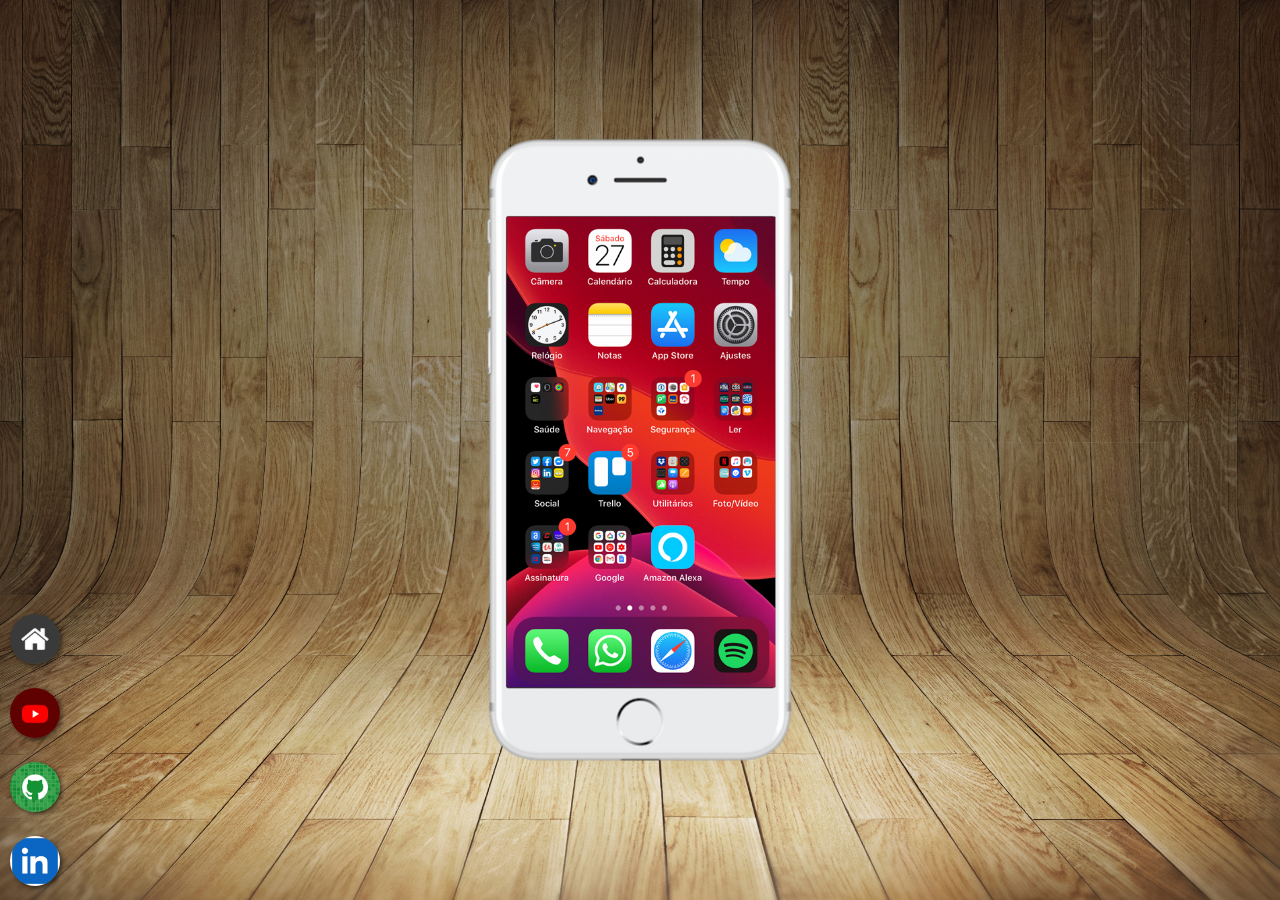
<file: index.html>
<!DOCTYPE html>
<html lang="pt-br">
<head>
    <meta charset="UTF-8">
    <meta name="viewport" content="width=device-width, initial-scale=1.0">
    <link rel="shortcut icon" href="./imagens/favicon.ico" type="image/x-icon">
    <link rel="stylesheet" href="styles/style.css">
    <title>Projeto Redes Sociais</title>
</head>
<body>
   <main>
    <section id="celular">
        <iframe src="home.html" frameborder="0" name="tela" id="tela">
            seu Navegador não é compatível com esse tipo de arquivo.
        </iframe>
    </section>
    <section id="redes-sociais">
        <a 
            href="home.html" target="tela"> <img src="imagens/logo-home.jpg" alt="logo-home">
        </a>
        <a 
            href="youtube.html" target="tela"> <img src="imagens/logo-youtube.jpg" alt="logo-youtube">
        </a>
        <a 
            href="github.html" target="tela"> <img src="imagens/logo-github.jpg" alt="logo-github">
        </a>
        <a 
            href="linkedin.html" target="tela"><img src="imagens/logo-linkedin.avif" alt="logo-linkedin">
        </a>
    </section>
   </main>
</body>
</html>
</file>
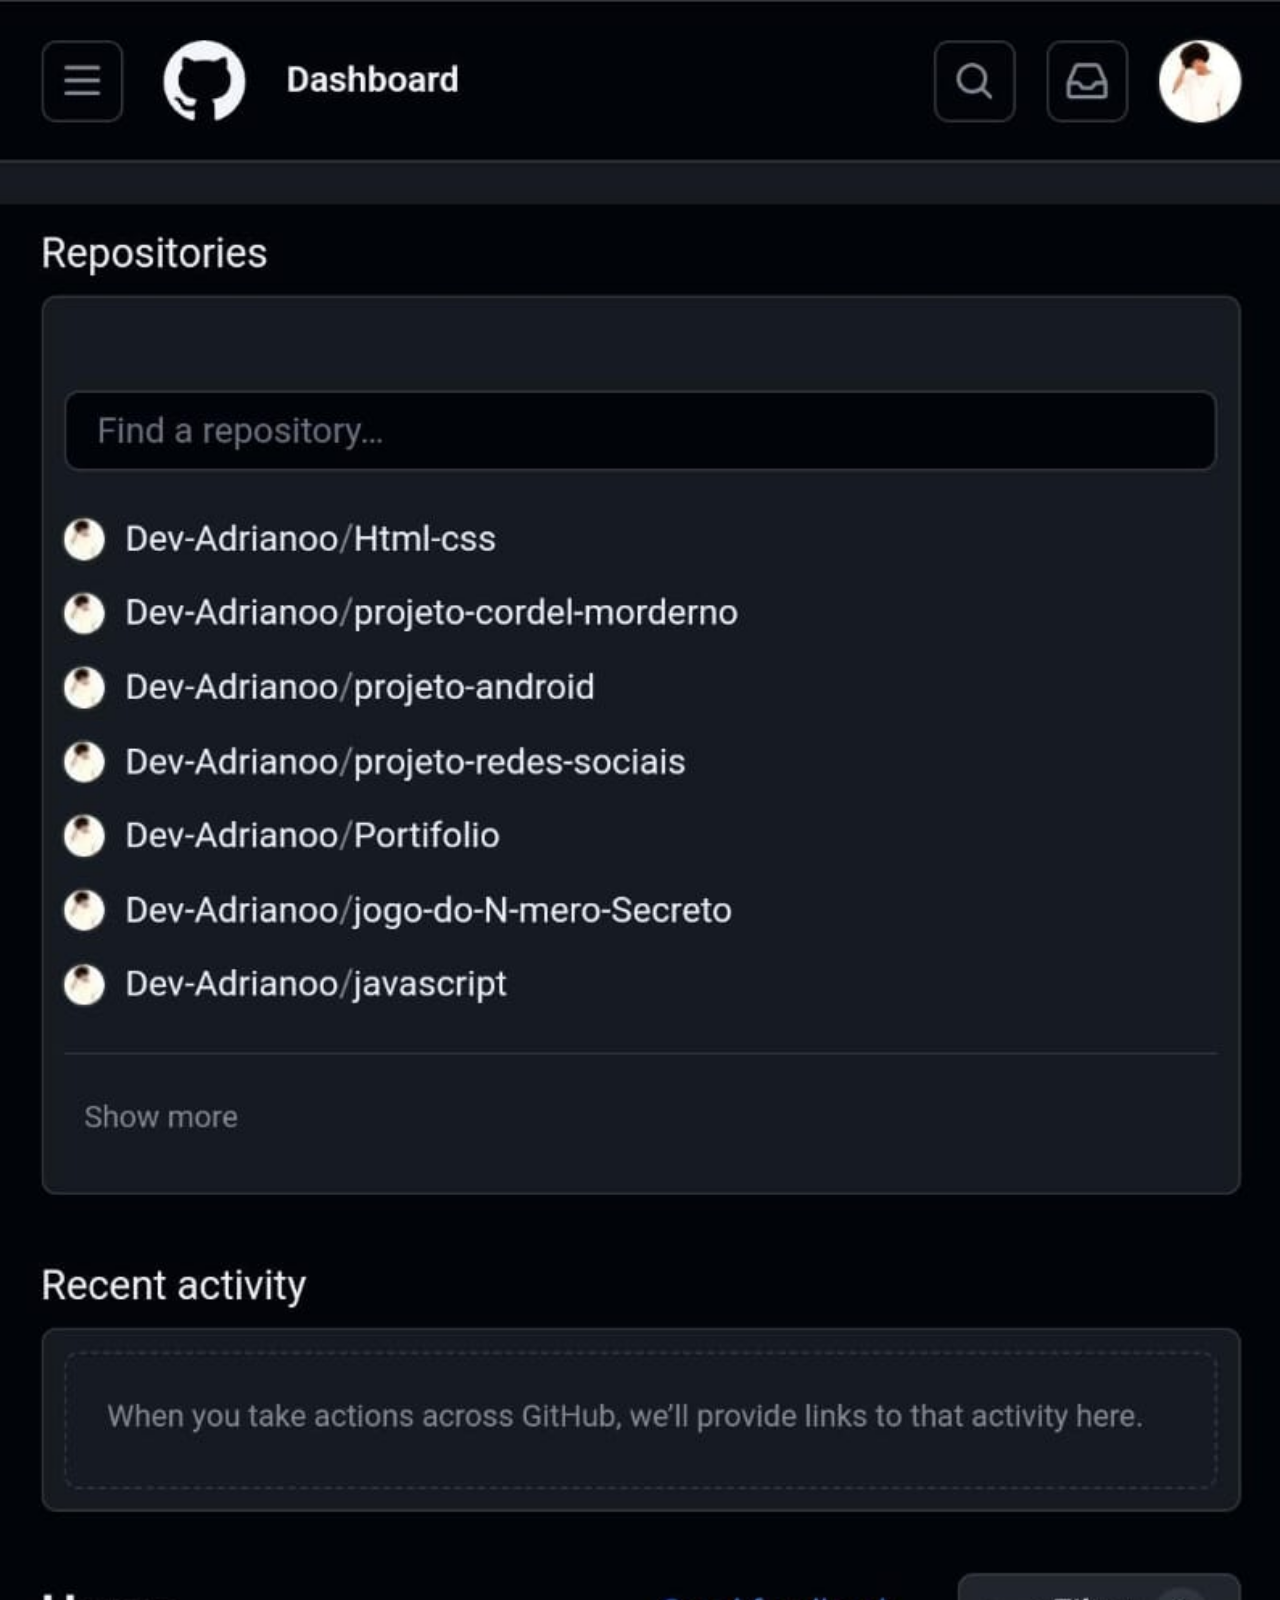
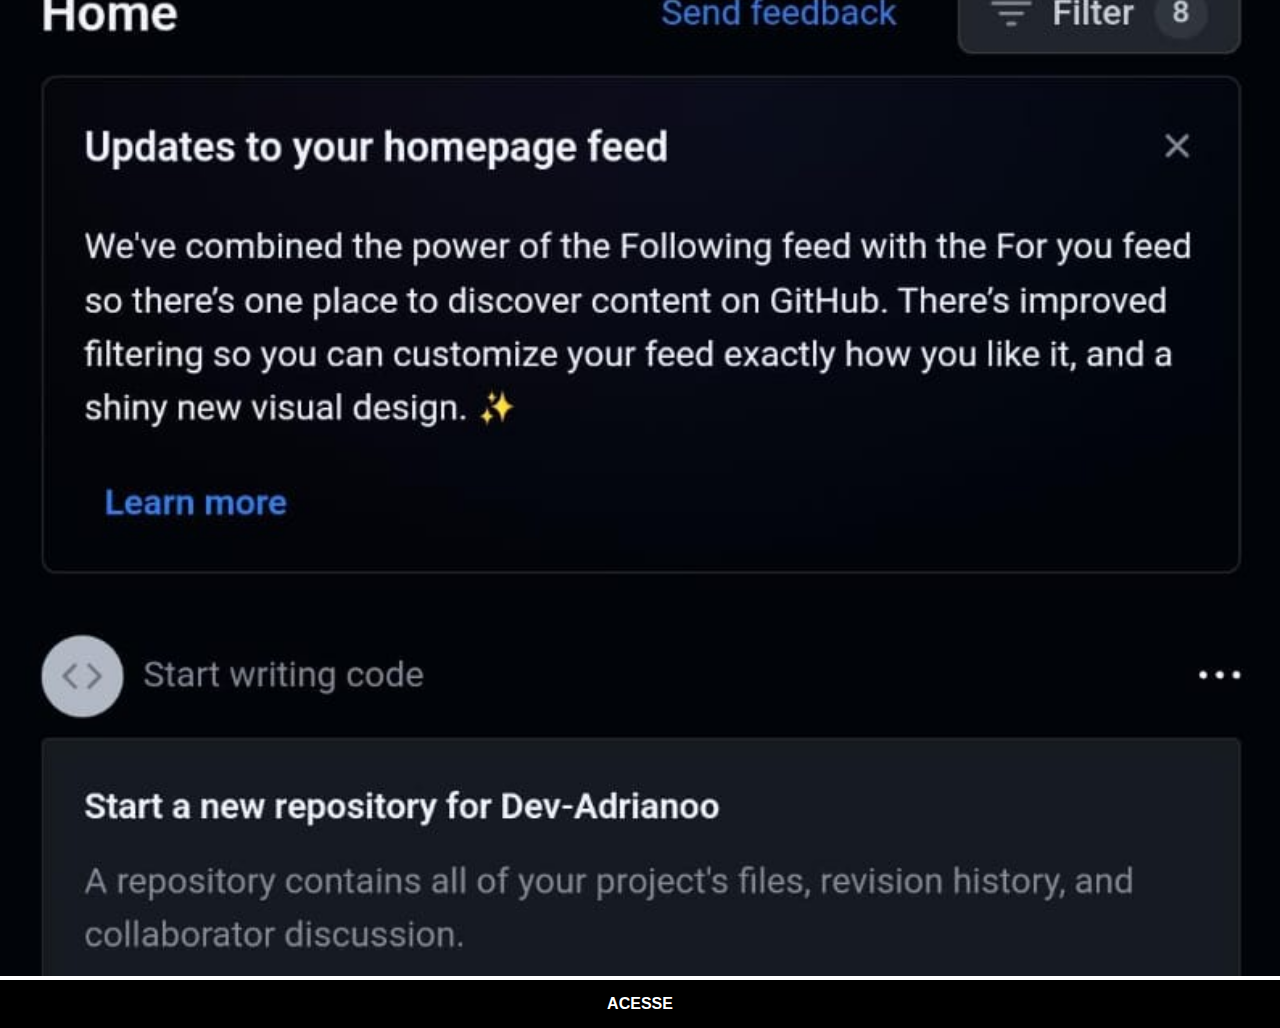
<file: github.html>
<!DOCTYPE html>
<html lang="pt-br">
<head>
    <meta charset="UTF-8">
    <meta name="viewport" content="width=device-width, initial-scale=1.0">
    <title>GitHub</title>
    <link rel="stylesheet" href="styles/social.css">
    <style>
        a {
            background-color: black;
            color: white;
        }

        a:hover {
            background-color: rgba(0, 0, 0, 0.24);
        }
    </style>
</head>
<body>
    <img src="imagens/imagem-GitHub.jpg" alt="">
    <a href="https://github.com/Dev-Adrianoo" target="_blank">ACESSE</a>
</body>
</html>
</file>
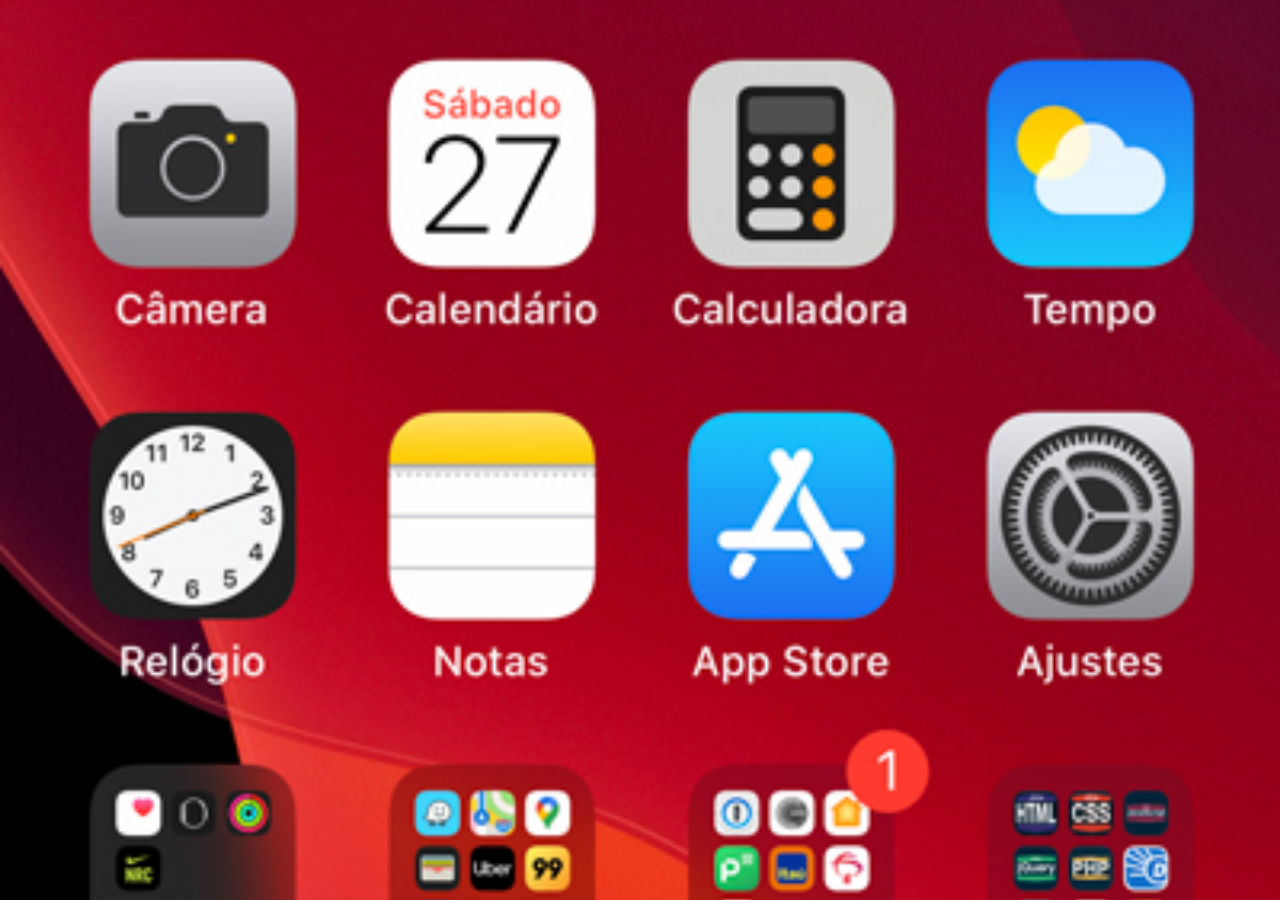
<file: home.html>
<!DOCTYPE html>
<html lang="pt-br">
<head>
    <meta charset="UTF-8">
    <meta name="viewport" content="width=device-width, initial-scale=1.0">
    <title>Home</title>
</head>
<style>
    * {
        margin: 0px;
        padding: 0px;
    }

    body {
        width: 100vw;
        height: 100vh;
        background: black url('imagens/tela-home.jpg') no-repeat top center;
        background-size: cover;
    }
</style>
<body>
    
</body>
</html>
</file>
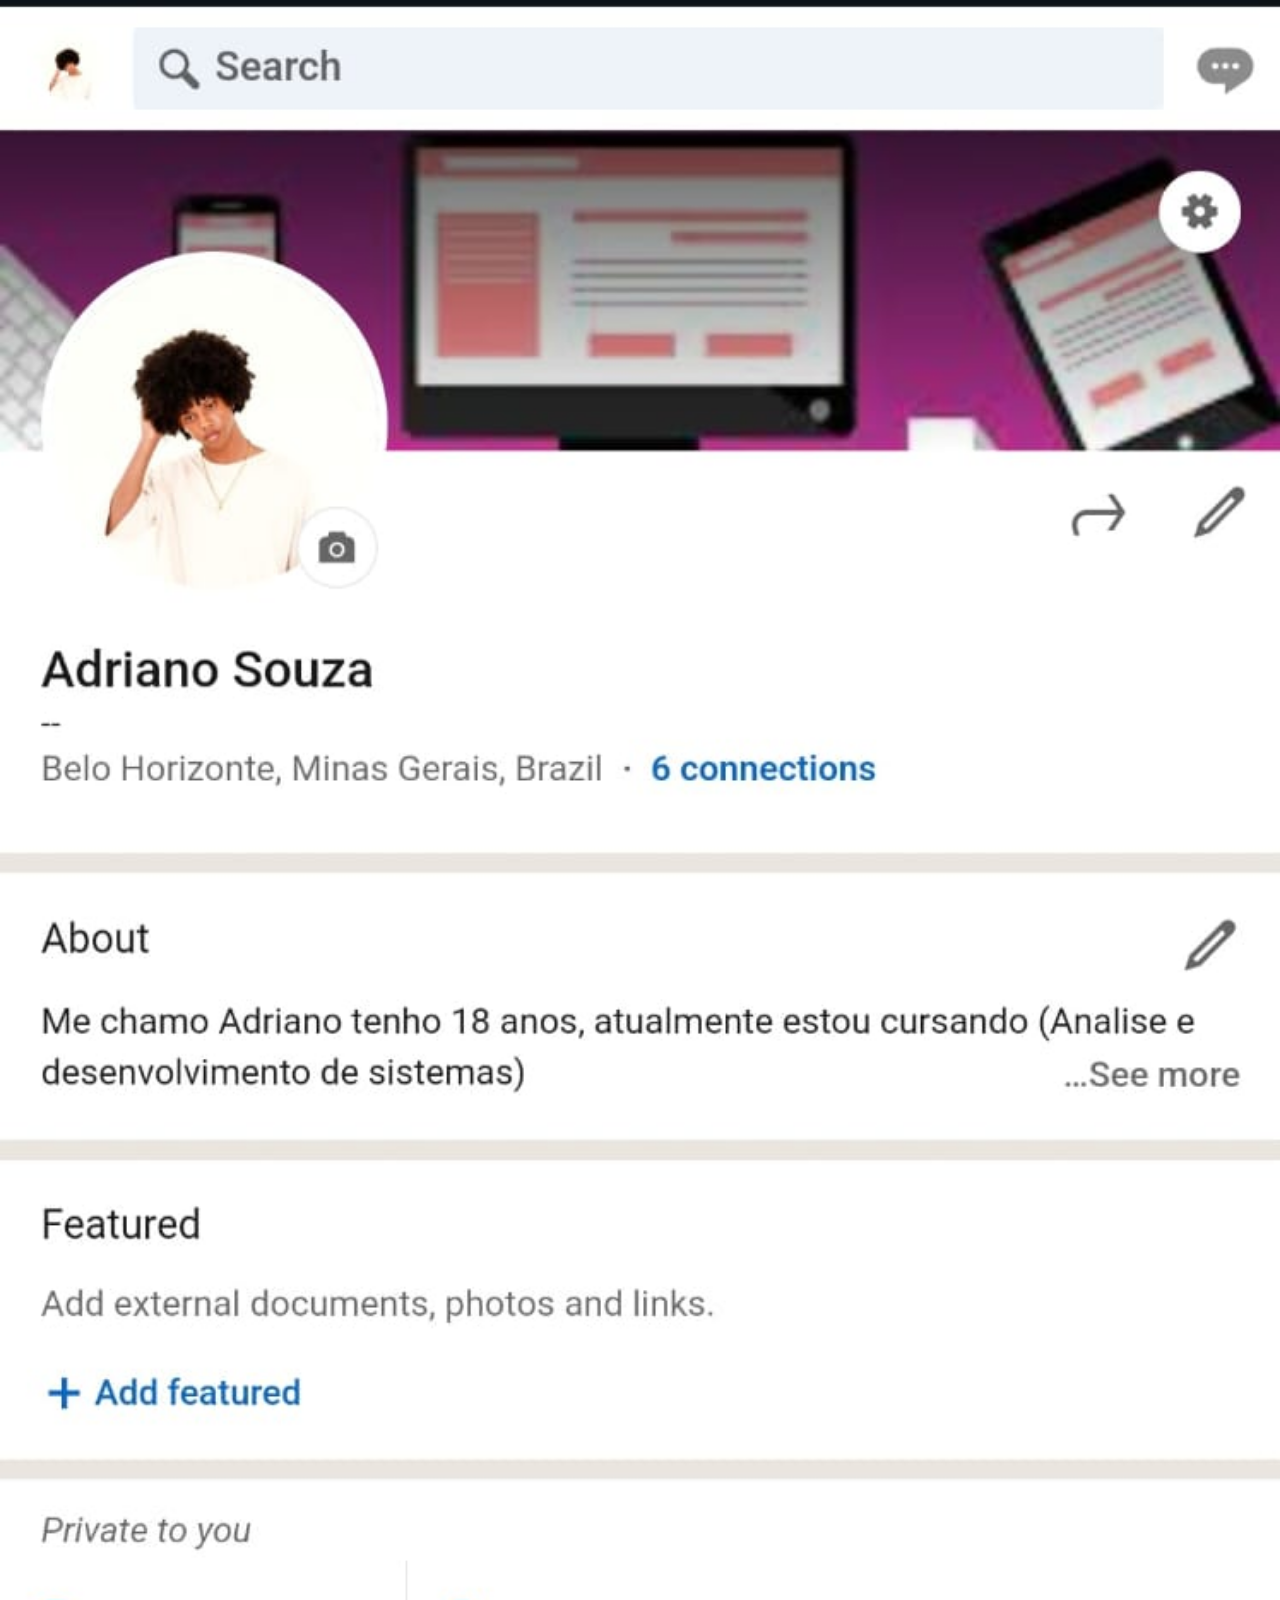
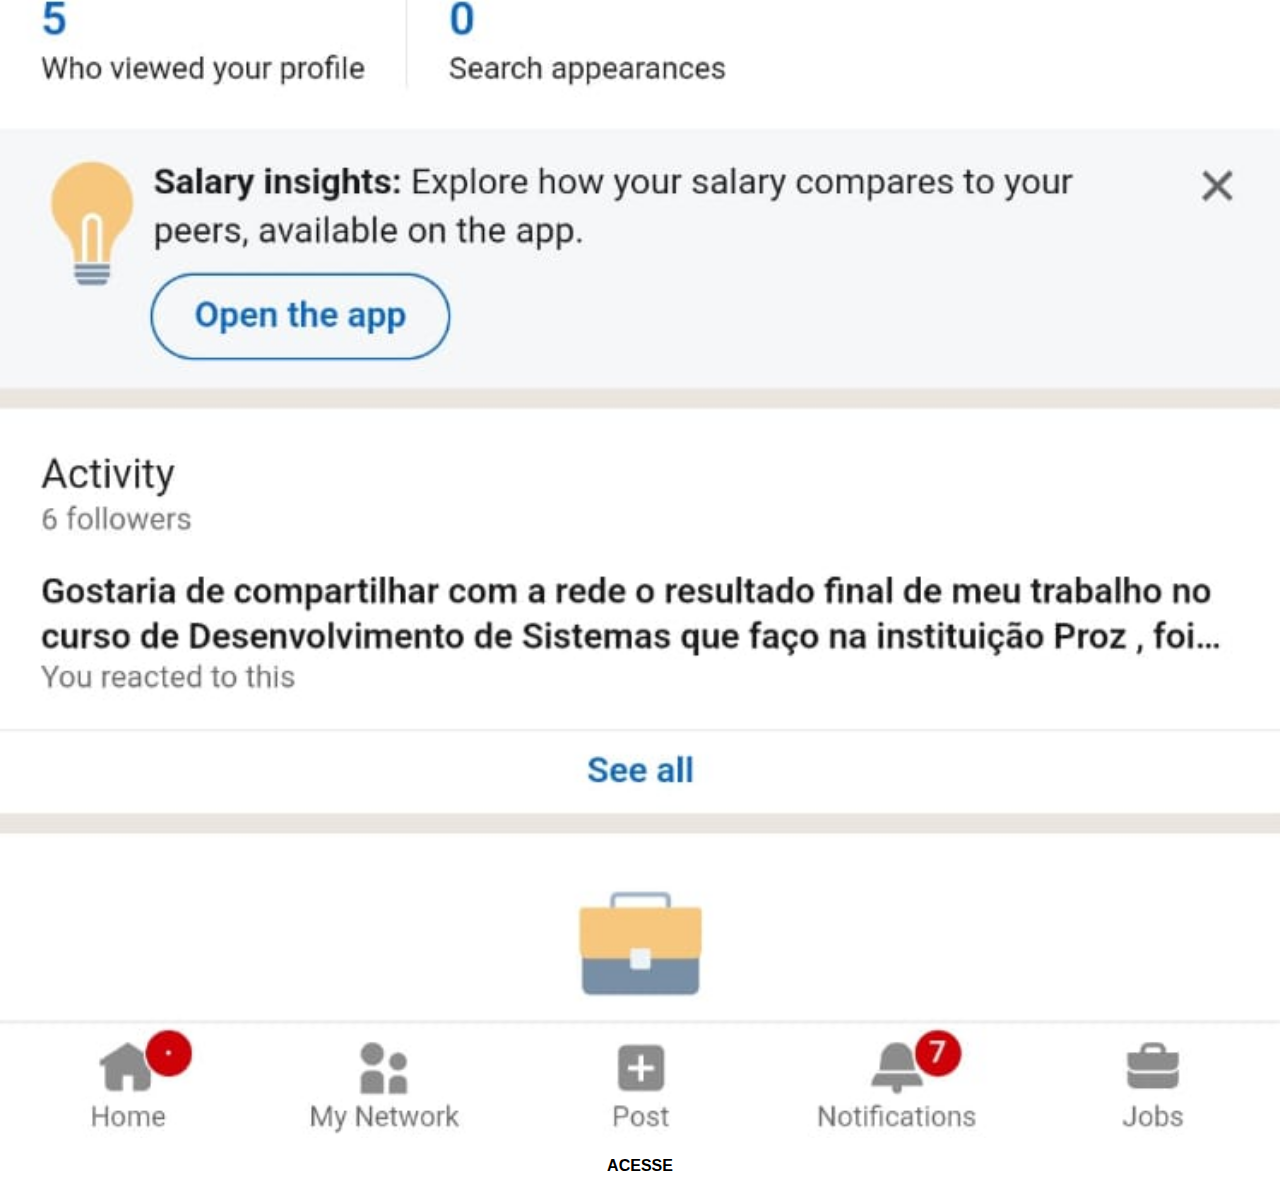
<file: linkedin.html>
<!DOCTYPE html>
<html lang="pt-br">
<head>
    <meta charset="UTF-8">
    <meta name="viewport" content="width=device-width, initial-scale=1.0">
    <link rel="stylesheet" href="/styles/social.css">
    <title>linkedin</title>
    <style>
        a {
            background-color: white;
            color: black;
        }

        a:hover {
            background-color: rgba(255, 255, 255, 0.652);
        }
    </style>
</head>
<body>
    <img src="imagens/tela-linkedin.jpg" alt="">
    <a href="https://www.linkedin.com/in/adriano-souza-76790728a/" target="_blank">ACESSE</a>
</body>
</html>
</file>
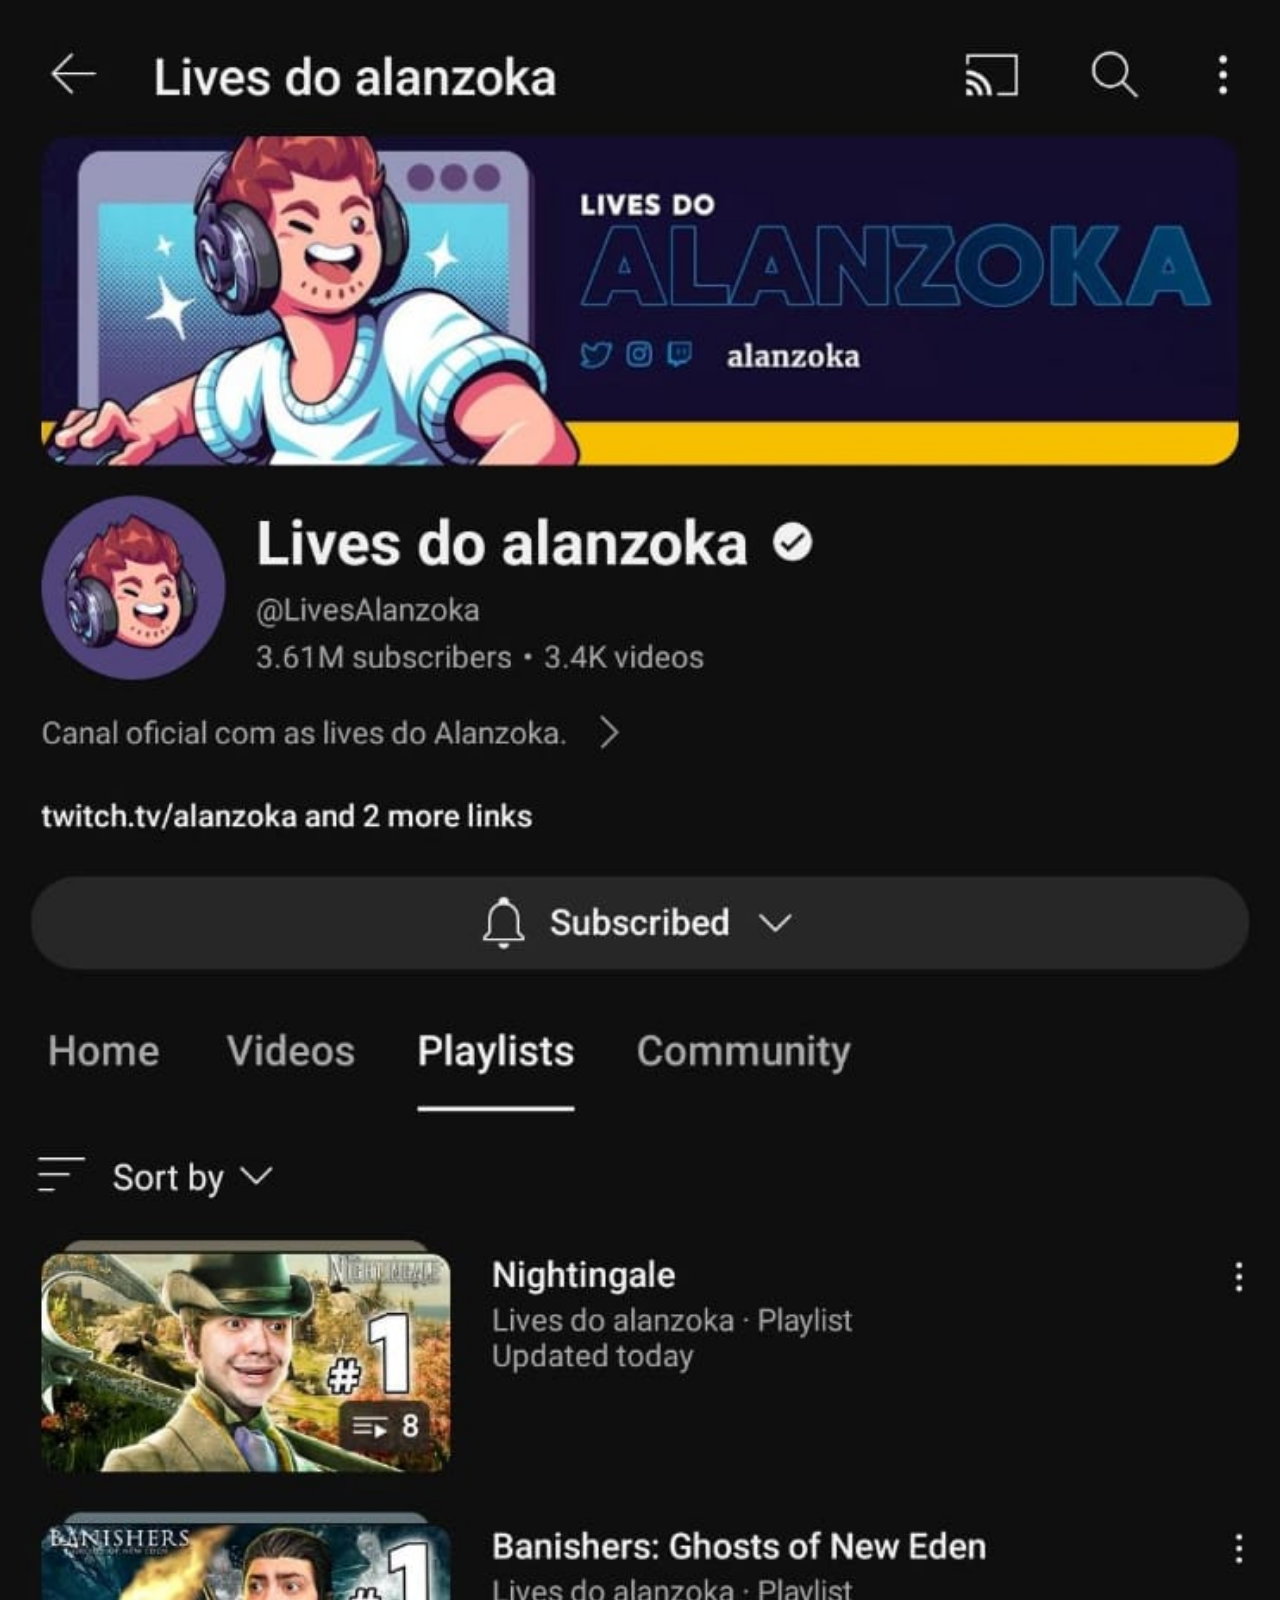
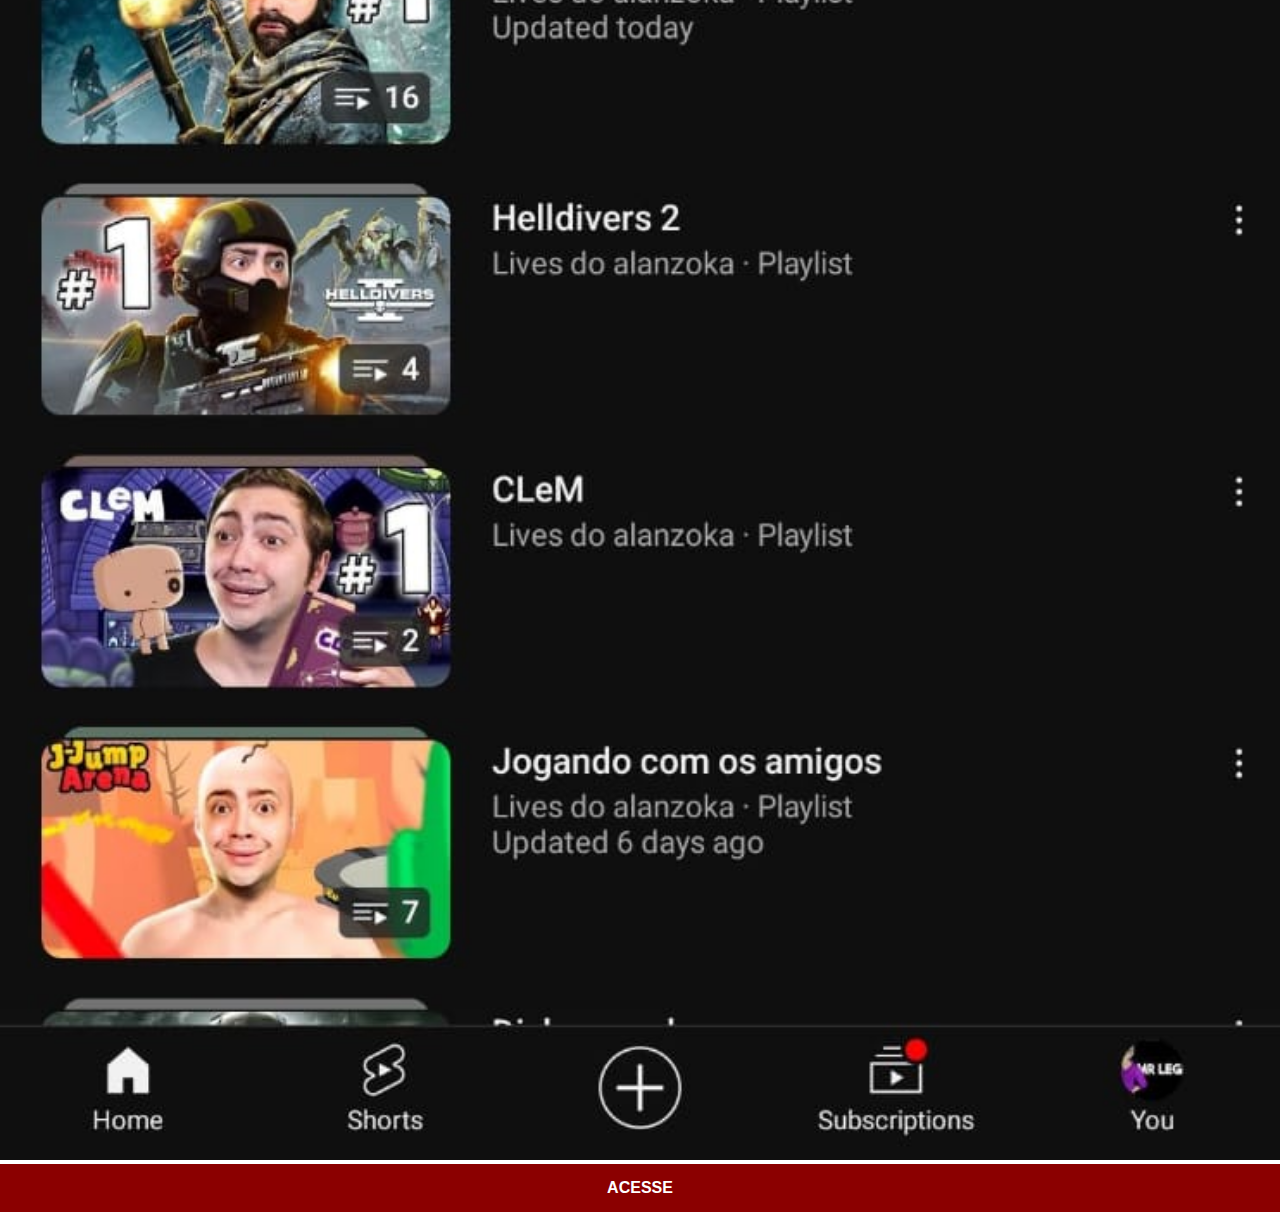
<file: youtube.html>
<!DOCTYPE html>
<html lang="pt-br">
<head>
    <meta charset="UTF-8">
    <meta name="viewport" content="width=device-width, initial-scale=1.0">
    <link rel="stylesheet" href="/styles/social.css">
    <title>Youtube</title>
</head>
<body>
    <img src="imagens/imagem-alanzoka.jpg" alt="">
    <a href="https://www.youtube.com/@LivesAlanzoka" target="_blank"> ACESSE</a>
</body>
</html>
</file>
<file: styles/style.css>
@charset "UFT-8"

* {
    margin: 0px;
    padding: 0px;
    font-family: Arial, Helvetica, sans-serif;
}

html , body {
    height: 100vh;
    width: 100vw;
    background-color: black;
    margin: 0px;
}

body {
    background: url('../imagens/fundo-madeira.jpg') no-repeat top center;
    background-size: cover;
    background-attachment: fixed;
}

main {
    display: flex;
    position: relative;
    height: 100vh;
}

#celular {
    position: absolute;
    top: 50%;
    left: 50%;
    transform: translate(-50%, -50%);

    height: 627px;
    width: 311px;
    background: url('../imagens/frame-iphone.png');
}

#tela{
    position:relative;
    top: 80px;
    left: 22px;
    width: 269px;
    height: 471px
}

#redes-sociais {
    display: flex;
    flex-direction: column;
    justify-content: flex-end;
    justify-content: ;
}

#redes-sociais img {
    width: 50px;
    margin: 10px;
    border-radius: 50%;
    box-shadow: 2px 2px 5px rgba(0, 0, 0, 0.581);
    box-sizing: border-box;
}

#redes-sociais img:hover {
    border: 2px solid rgba(255, 255, 255, 0.718);
    transform: translate(-3px, -3px);
    box-shadow: 5px 5px 10px rgba(0, 0, 0, 0.659);
    transition: transform 0.5s , border 1s;
}

#redes-sociais:img active {
    transform: scale(95%);
    box-sizing: border-box;
}
</file>
<file: styles/social.css>
@charset "UTF-8";
* {
    margin: 0px;
    padding: 0px;
    font-family: Arial, Helvetica, sans-serif;
}
::-webkit-scrollbar{
    width: 0px;
    height: 0px;
}

img {
    width: 100vw;
}

a {
    display: block;
    background-color: darkred;
    color: white;
    padding: 15px;
    text-align: center;
    font-weight: bolder;
    text-decoration: none;
}

a:hover {
    background-color: red;
}
</file>
